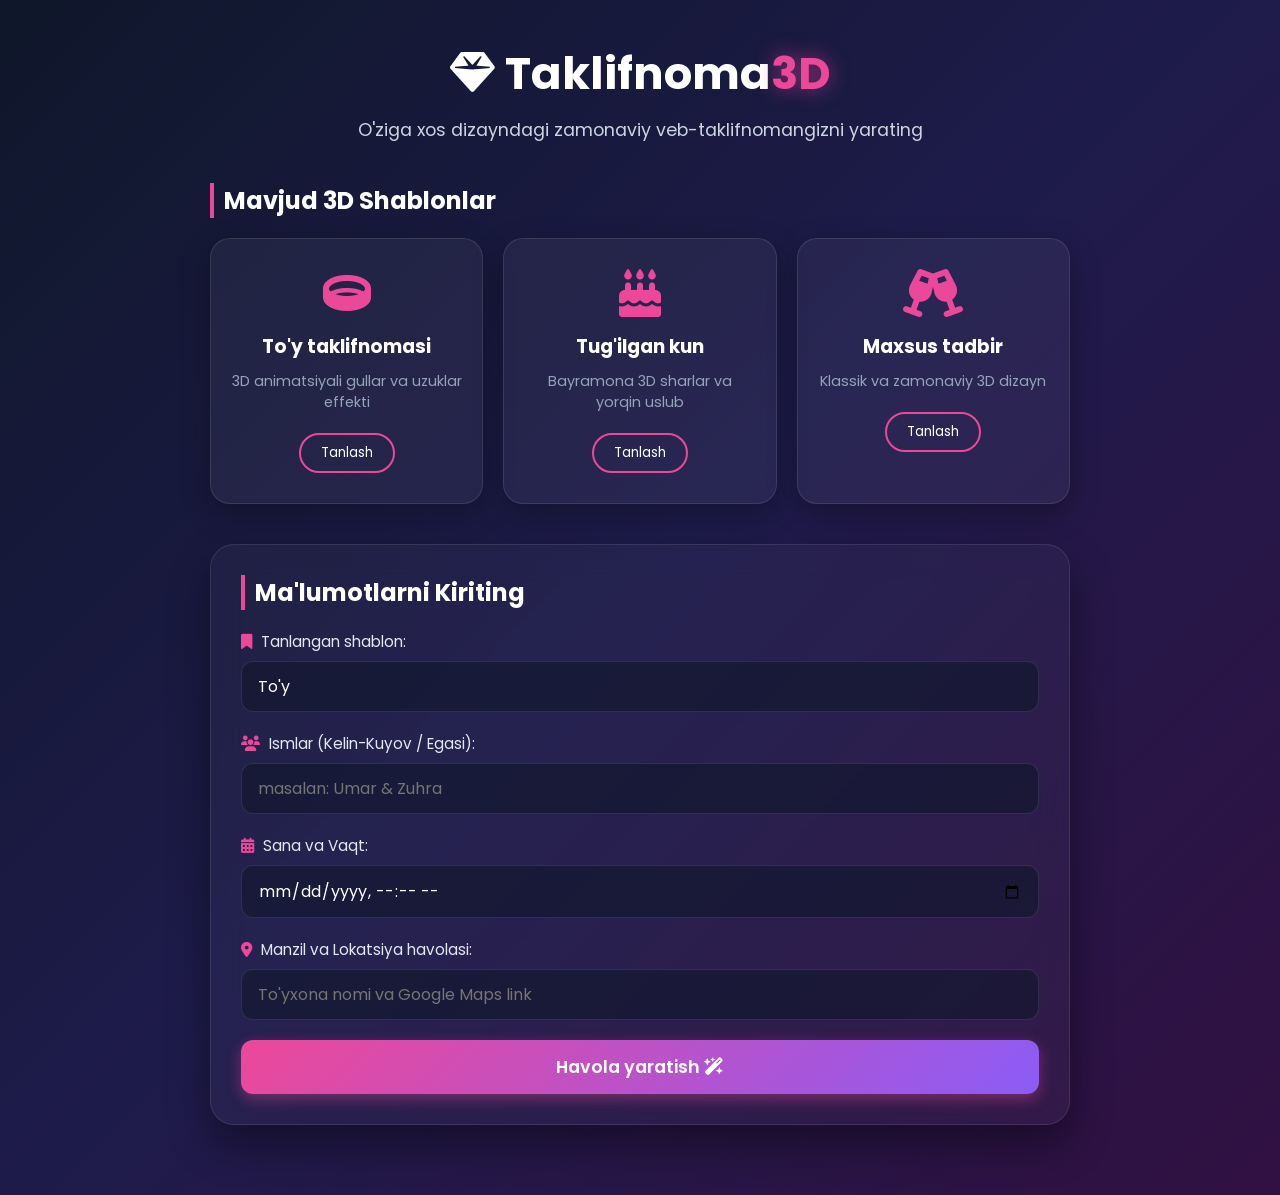
<file: index.html>
<!DOCTYPE html>
<html lang="uz">
<head>
    <meta charset="UTF-8">
    <meta name="viewport" content="width=device-width, initial-scale=1.0">
    <title>Veb-Taklifnomalar Platformasi</title>
    <link rel="stylesheet" href="style.css">
    <!-- FontAwesome ikonkalari -->
    <link rel="stylesheet" href="https://cdnjs.cloudflare.com/ajax/libs/font-awesome/6.4.0/css/all.min.css">
</head>
<body>

    <!-- Fon 3D elementlari uchun qatlam -->
    <div class="bg-animation">
        <div class="cube"></div>
        <div class="cube"></div>
        <div class="cube"></div>
    </div>

    <!-- Asosiy Konteyner -->
    <div class="container">
        <header>
            <h1><i class="fa-solid fa-gem"></i> Taklifnoma<span class="highlight">3D</span></h1>
            <p>O'ziga xos dizayndagi zamonaviy veb-taklifnomangizni yarating</p>
        </header>

        <!-- Shablonlar bo'limi -->
        <section class="templates-section">
            <h2>Mavjud 3D Shablonlar</h2>
            <div class="templates-grid">
                <!-- Shablon 1 -->
                <div class="card-3d" onclick="selectTemplate('To\'y')">
                    <div class="card-content">
                        <i class="fa-solid fa-ring icon-3d"></i>
                        <h3>To'y taklifnomasi</h3>
                        <p>3D animatsiyali gullar va uzuklar effekti</p>
                        <button class="btn-select">Tanlash</button>
                    </div>
                </div>
                <!-- Shablon 2 -->
                <div class="card-3d" onclick="selectTemplate('Tug\'ilgan kun')">
                    <div class="card-content">
                        <i class="fa-solid fa-cake-candles icon-3d"></i>
                        <h3>Tug'ilgan kun</h3>
                        <p>Bayramona 3D sharlar va yorqin uslub</p>
                        <button class="btn-select">Tanlash</button>
                    </div>
                </div>
                <!-- Shablon 3 -->
                <div class="card-3d" onclick="selectTemplate('Yubiley / Maxsus')">
                    <div class="card-content">
                        <i class="fa-solid fa-champagne-glasses icon-3d"></i>
                        <h3>Maxsus tadbir</h3>
                        <p>Klassik va zamonaviy 3D dizayn</p>
                        <button class="btn-select">Tanlash</button>
                    </div>
                </div>
            </div>
        </section>

        <!-- Ma'lumot kiritish formasi -->
        <section class="form-section glass-panel">
            <h2>Ma'lumotlarni Kiriting</h2>
            <form id="invitationForm" onsubmit="generateLink(event)">
                <div class="input-group">
                    <label><i class="fa-solid fa-bookmark"></i> Tanlangan shablon:</label>
                    <input type="text" id="selectedTemplate" value="To'y" readonly>
                </div>
                <div class="input-group">
                    <label><i class="fa-solid fa-users"></i> Ismlar (Kelin-Kuyov / Egasi):</label>
                    <input type="text" id="names" placeholder="masalan: Umar & Zuhra" required>
                </div>
                <div class="input-group">
                    <label><i class="fa-solid fa-calendar-days"></i> Sana va Vaqt:</label>
                    <input type="datetime-local" id="eventDate" required>
                </div>
                <div class="input-group">
                    <label><i class="fa-solid fa-location-dot"></i> Manzil va Lokatsiya havolasi:</label>
                    <input type="text" id="location" placeholder="To'yxona nomi va Google Maps link" required>
                </div>
                <button type="submit" class="btn-submit">Havola yaratish <i class="fa-solid fa-wand-magic-sparkles"></i></button>
            </form>
        </section>

        <!-- Natija va RSVP qismi (dastlab yashirin) -->
        <section id="resultSection" class="result-section glass-panel hidden">
            <h2>Sizning shaxsiy havolangiz tayyor!</h2>
            <p>Quyidagi havolani mehmonlarga yuboring:</p>
            <div class="link-box">
                <input type="text" id="generatedLink" readonly>
                <button onclick="copyLink()"><i class="fa-solid fa-copy"></i> Nusxalash</button>
            </div>
            <div class="rsvp-preview">
                <h3>RSVP (Kelishini tasdiqlash) statistikasi:</h3>
                <p>Keluvchilar: <span id="yesCount">0</span> | Kelolmaydiganlar: <span id="noCount">0</span></p>
            </div>
        </section>
    </div>

    <script src="script.js"></script>
</body>
</html>
</file>
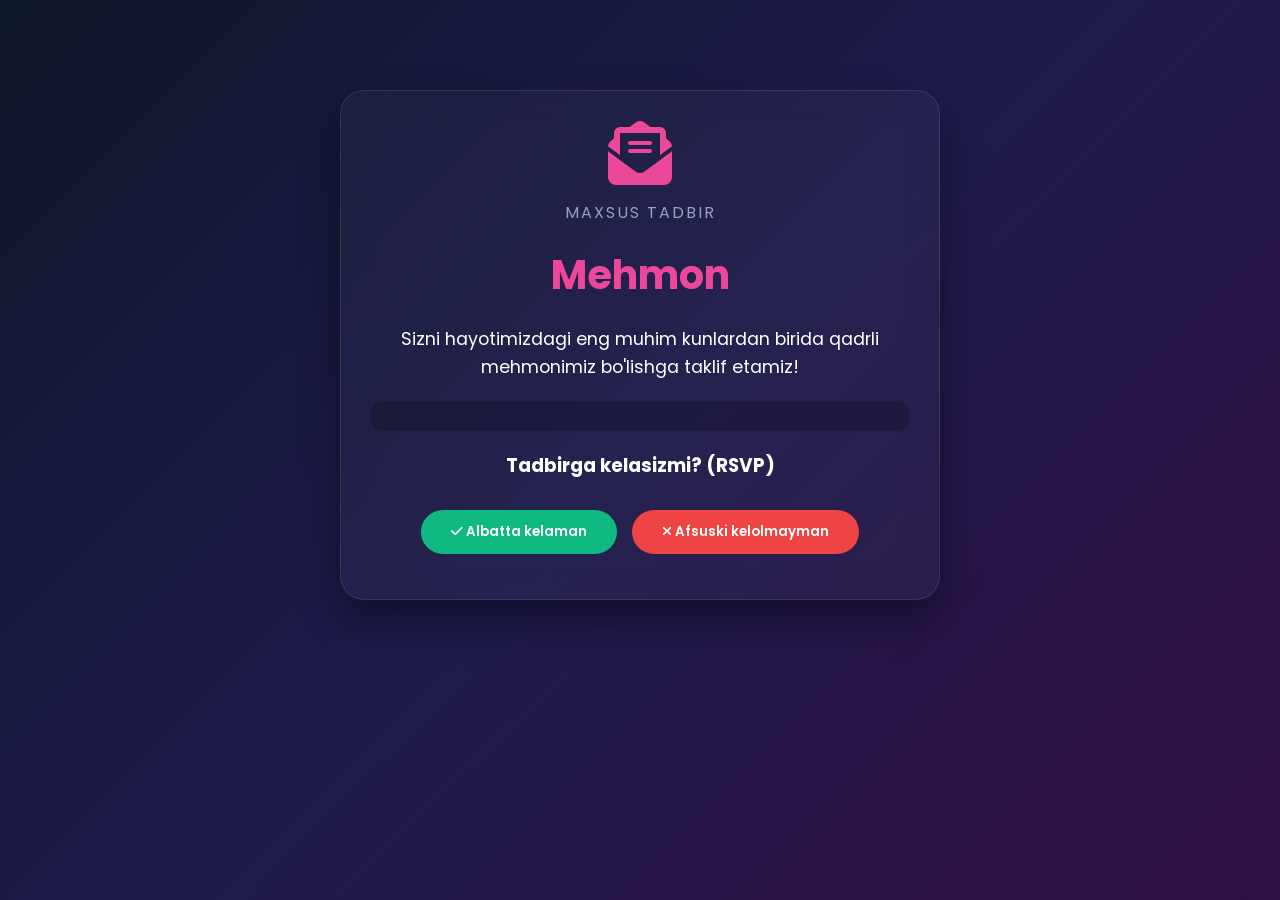
<file: invination.html>
<!DOCTYPE html>
<html lang="uz">
<head>
    <meta charset="UTF-8">
    <meta name="viewport" content="width=device-width, initial-scale=1.0">
    <title>Maxsus Taklifnoma</title>
    <link rel="stylesheet" href="style.css">
    <link rel="stylesheet" href="https://cdnjs.cloudflare.com/ajax/libs/font-awesome/6.4.0/css/all.min.css">
    <style>
        .invitation-card {
            text-align: center;
            max-width: 600px;
            margin: 50px auto;
            transform: scale(0.9);
            animation: popUp 1s forwards cubic-bezier(0.175, 0.885, 0.32, 1.275);
        }
        @keyframes popUp {
            to { transform: scale(1); }
        }
        .invitation-card h1 {
            font-size: 2.5rem;
            color: #ec4899;
            margin: 20px 0;
        }
        .rsvp-buttons {
            display: flex;
            justify-content: center;
            gap: 15px;
            margin-top: 30px;
        }
        .btn-rsvp {
            padding: 12px 30px;
            border-radius: 30px;
            border: none;
            font-weight: 600;
            cursor: pointer;
            transition: 0.3s;
        }
        .btn-yes { background: #10b981; color: white; }
        .btn-no { background: #ef4444; color: white; }
        .btn-rsvp:hover { transform: scale(1.05); opacity: 0.9; }
    </style>
</head>
<body>
    <div class="container">
        <div class="invitation-card glass-panel">
            <i class="fa-solid fa-envelope-open-text icon-3d" style="font-size: 4rem;"></i>
            <p id="templateTitle" style="color: #94a3b8; text-transform: uppercase; letter-spacing: 2px;">Maxsus Tadbir</p>
            <h1 id="displayName">Mehmon</h1>
            <p style="font-size: 1.1rem; line-height: 1.6; margin-bottom: 20px;">
                Sizni hayotimizdagi eng muhim kunlardan birida qadrli mehmonimiz bo'lishga taklif etamiz!
            </p>
            <div id="eventDetails" style="background: rgba(0,0,0,0.2); padding: 15px; border-radius: 12px; margin-bottom: 20px;">
                <!-- JavaScript orqali to'ldiriladi -->
            </div>

            <h3>Tadbirga kelasizmi? (RSVP)</h3>
            <div class="rsvp-buttons">
                <button class="btn-rsvp btn-yes" onclick="sendRSVP('yes')"><i class="fa-solid fa-check"></i> Albatta kelaman</button>
                <button class="btn-rsvp btn-no" onclick="sendRSVP('no')"><i class="fa-solid fa-xmark"></i> Afsuski kelolmayman</button>
            </div>
            <p id="rsvpResponse" style="margin-top: 15px; font-weight: 600; color: #38bdf8;"></p>
        </div>
    </div>

    <script>
        // URL parametrlarini o'qish
        const urlParams = new URLSearchParams(window.location.search);
        const to = urlParams.get('to');
        const template = urlParams.get('template');

        if(to) {
            // "umar-zuhra" ni "Umar & Zuhra" ko'rinishiga qaytarish
            const formattedNames = to.split('-').map(word => word.charAt(0).toUpperCase() + word.slice(1)).join(' & ');
            document.getElementById('displayName').innerText = formattedNames;
        }
        if(template) {
            document.getElementById('templateTitle').innerText = template + " Taklifnomasi";
        }

        // RSVP funksiyasi (Simulyatsiya)
        function sendRSVP(status) {
            const responseText = document.getElementById('rsvpResponse');
            if(status === 'yes') {
                responseText.innerText = "Rahmat! Ishtirokingiz tasdiqlandi 🎉";
                responseText.style.color = "#10b981";
            } else {
                responseText.innerText = "Javobingiz uchun rahmat, afsusdamiz!";
                responseText.style.color = "#ef4444";
            }
        }
    </script>
</body>
</html>
</file>
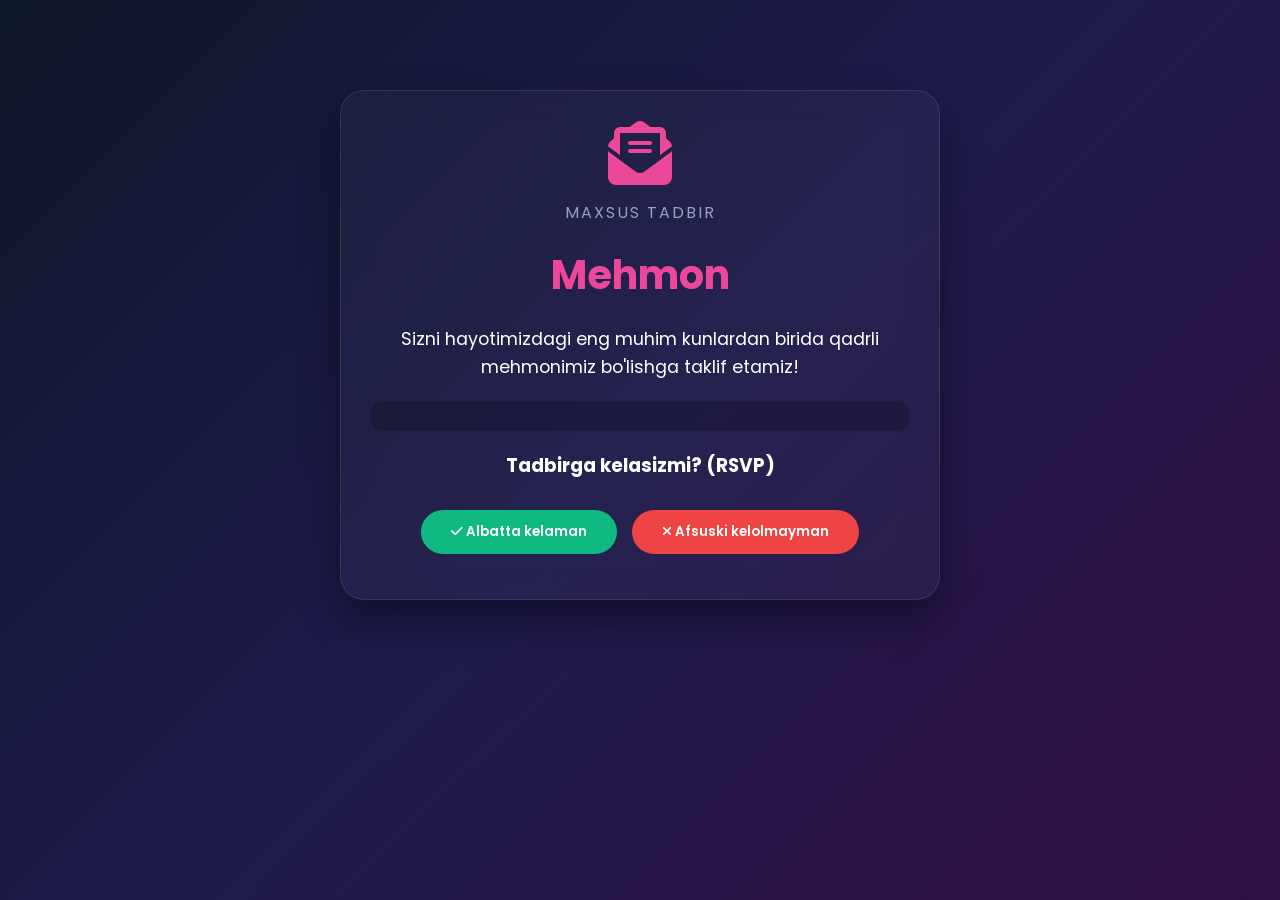
<file: invitation.html>
<!DOCTYPE html>
<html lang="uz">
<head>
    <meta charset="UTF-8">
    <meta name="viewport" content="width=device-width, initial-scale=1.0">
    <title>Maxsus Taklifnoma</title>
    <link rel="stylesheet" href="style.css">
    <link rel="stylesheet" href="https://cdnjs.cloudflare.com/ajax/libs/font-awesome/6.4.0/css/all.min.css">
    <style>
        .invitation-card {
            text-align: center;
            max-width: 600px;
            margin: 50px auto;
            transform: scale(0.9);
            animation: popUp 1s forwards cubic-bezier(0.175, 0.885, 0.32, 1.275);
        }
        @keyframes popUp {
            to { transform: scale(1); }
        }
        .invitation-card h1 {
            font-size: 2.5rem;
            color: #ec4899;
            margin: 20px 0;
        }
        .rsvp-buttons {
            display: flex;
            justify-content: center;
            gap: 15px;
            margin-top: 30px;
        }
        .btn-rsvp {
            padding: 12px 30px;
            border-radius: 30px;
            border: none;
            font-weight: 600;
            cursor: pointer;
            transition: 0.3s;
        }
        .btn-yes { background: #10b981; color: white; }
        .btn-no { background: #ef4444; color: white; }
        .btn-rsvp:hover { transform: scale(1.05); opacity: 0.9; }
    </style>
</head>
<body>
    <div class="container">
        <div class="invitation-card glass-panel">
            <i class="fa-solid fa-envelope-open-text icon-3d" style="font-size: 4rem;"></i>
            <p id="templateTitle" style="color: #94a3b8; text-transform: uppercase; letter-spacing: 2px;">Maxsus Tadbir</p>
            <h1 id="displayName">Mehmon</h1>
            <p style="font-size: 1.1rem; line-height: 1.6; margin-bottom: 20px;">
                Sizni hayotimizdagi eng muhim kunlardan birida qadrli mehmonimiz bo'lishga taklif etamiz!
            </p>
            <div id="eventDetails" style="background: rgba(0,0,0,0.2); padding: 15px; border-radius: 12px; margin-bottom: 20px;">
                <!-- JavaScript orqali to'ldiriladi -->
            </div>

            <h3>Tadbirga kelasizmi? (RSVP)</h3>
            <div class="rsvp-buttons">
                <button class="btn-rsvp btn-yes" onclick="sendRSVP('yes')"><i class="fa-solid fa-check"></i> Albatta kelaman</button>
                <button class="btn-rsvp btn-no" onclick="sendRSVP('no')"><i class="fa-solid fa-xmark"></i> Afsuski kelolmayman</button>
            </div>
            <p id="rsvpResponse" style="margin-top: 15px; font-weight: 600; color: #38bdf8;"></p>
        </div>
    </div>

    <script>
        // URL parametrlarini o'qish
        const urlParams = new URLSearchParams(window.location.search);
        const to = urlParams.get('to');
        const template = urlParams.get('template');

        if(to) {
            // "umar-zuhra" ni "Umar & Zuhra" ko'rinishiga qaytarish
            const formattedNames = to.split('-').map(word => word.charAt(0).toUpperCase() + word.slice(1)).join(' & ');
            document.getElementById('displayName').innerText = formattedNames;
        }
        if(template) {
            document.getElementById('templateTitle').innerText = template + " Taklifnomasi";
        }

        // RSVP funksiyasi (Simulyatsiya)
        function sendRSVP(status) {
            const responseText = document.getElementById('rsvpResponse');
            if(status === 'yes') {
                responseText.innerText = "Rahmat! Ishtirokingiz tasdiqlandi 🎉";
                responseText.style.color = "#10b981";
            } else {
                responseText.innerText = "Javobingiz uchun rahmat, afsusdamiz!";
                responseText.style.color = "#ef4444";
            }
        }
    </script>
</body>
</html>
</file>
<file: style.css>
@import url('https://fonts.googleapis.com/css2?family=Poppins:wght@300;400;600;700&display=swap');

* {
    margin: 0;
    padding: 0;
    box-sizing: border-box;
    font-family: 'Poppins', sans-serif;
}

body {
    background: linear-gradient(135deg, #0f172a, #1e1b4b, #311042);
    color: #fff;
    min-height: 100vh;
    overflow-x: hidden;
    perspective: 1000px;
}

/* Orqa fondagi 3D uchib yuruvchi elementlar animatsiyasi */
.bg-animation {
    position: absolute;
    width: 100%;
    height: 100%;
    overflow: hidden;
    z-index: -1;
}

.cube {
    position: absolute;
    bottom: -150px;
    background: rgba(255, 255, 255, 0.05);
    box-shadow: 0 8px 32px 0 rgba(31, 38, 135, 0.37);
    backdrop-filter: blur(4px);
    border: 1px solid rgba(255, 255, 255, 0.18);
    animation: rise 10s infinite linear;
}

.cube:nth-child(1) { width: 60px; height: 60px; left: 10%; animation-duration: 8s; border-radius: 15px; }
.cube:nth-child(2) { width: 100px; height: 100px; left: 50%; animation-duration: 12s; border-radius: 30px; animation-delay: 2s; }
.cube:nth-child(3) { width: 40px; height: 40px; left: 80%; animation-duration: 6s; border-radius: 10px; animation-delay: 4s; }

@keyframes rise {
    0% { transform: translateY(0) rotate(0deg); opacity: 0; }
    50% { opacity: 0.8; }
    100% { transform: translateY(-110vh) rotate(360deg); opacity: 0; }
}

.container {
    max-width: 900px;
    margin: 0 auto;
    padding: 40px 20px;
}

header {
    text-align: center;
    margin-bottom: 40px;
}

header h1 {
    font-size: 2.8rem;
    font-weight: 700;
    margin-bottom: 10px;
}

.highlight {
    color: #ec4899;
    text-shadow: 0 0 20px rgba(236, 72, 153, 0.6);
}

header p {
    color: #cbd5e1;
    font-size: 1.1rem;
}

/* 3D Kartochkalar */
.templates-section h2, .form-section h2 {
    margin-bottom: 20px;
    font-size: 1.5rem;
    border-left: 4px solid #ec4899;
    padding-left: 10px;
}

.templates-grid {
    display: grid;
    grid-template-columns: repeat(auto-fit, minmax(250px, 1fr));
    gap: 20px;
    margin-bottom: 40px;
}

.card-3d {
    background: rgba(255, 255, 255, 0.05);
    border-radius: 20px;
    padding: 30px 20px;
    text-align: center;
    cursor: pointer;
    transition: all 0.5s cubic-bezier(0.25, 1, 0.5, 1);
    transform-style: preserve-3d;
    border: 1px solid rgba(255, 255, 255, 0.1);
    box-shadow: 0 10px 30px rgba(0,0,0,0.3);
}

.card-3d:hover {
    transform: translateY(-10px) rotateX(10deg) rotateY(10deg);
    background: rgba(255, 255, 255, 0.08);
    border-color: #ec4899;
    box-shadow: 0 20px 40px rgba(236, 72, 153, 0.2);
}

.icon-3d {
    font-size: 3rem;
    color: #ec4899;
    margin-bottom: 15px;
    transform: translateZ(30px);
}

.card-3d h3 {
    margin-bottom: 10px;
    transform: translateZ(20px);
}

.card-3d p {
    font-size: 0.9rem;
    color: #94a3b8;
    margin-bottom: 20px;
    transform: translateZ(10px);
}

.btn-select {
    background: transparent;
    border: 2px solid #ec4899;
    color: #fff;
    padding: 8px 20px;
    border-radius: 20px;
    cursor: pointer;
    transition: 0.3s;
}

.card-3d:hover .btn-select {
    background: #ec4899;
}

/* Glassmorphism Forma */
.glass-panel {
    background: rgba(255, 255, 255, 0.03);
    backdrop-filter: blur(16px);
    -webkit-backdrop-filter: blur(16px);
    border: 1px solid rgba(255, 255, 255, 0.1);
    border-radius: 24px;
    padding: 30px;
    box-shadow: 0 20px 40px rgba(0, 0, 0, 0.4);
    margin-bottom: 30px;
}

.input-group {
    margin-bottom: 20px;
}

.input-group label {
    display: block;
    margin-bottom: 8px;
    font-size: 0.95rem;
    color: #e2e8f0;
}

.input-group label i {
    color: #ec4899;
    margin-right: 5px;
}

.input-group input {
    width: 100%;
    padding: 12px 16px;
    background: rgba(15, 23, 42, 0.6);
    border: 1px solid rgba(255, 255, 255, 0.1);
    border-radius: 12px;
    color: #fff;
    font-size: 1rem;
    outline: none;
    transition: 0.3s;
}

.input-group input:focus {
    border-color: #ec4899;
    box-shadow: 0 0 10px rgba(236, 72, 153, 0.3);
}

.btn-submit {
    width: 100%;
    padding: 14px;
    background: linear-gradient(135deg, #ec4899, #8b5cf6);
    border: none;
    border-radius: 12px;
    color: white;
    font-size: 1.1rem;
    font-weight: 600;
    cursor: pointer;
    transition: 0.3s;
    box-shadow: 0 5px 15px rgba(236, 72, 153, 0.4);
}

.btn-submit:hover {
    opacity: 0.9;
    transform: translateY(-2px);
    box-shadow: 0 8px 20px rgba(236, 72, 153, 0.6);
}

/* Natija bloki */
.hidden {
    display: none;
}

.link-box {
    display: flex;
    gap: 10px;
    margin-top: 15px;
}

.link-box input {
    flex: 1;
    padding: 12px;
    background: rgba(15, 23, 42, 0.8);
    border: 1px solid rgba(255, 255, 255, 0.2);
    border-radius: 10px;
    color: #38bdf8;
}

.link-box button {
    padding: 0 20px;
    background: #38bdf8;
    border: none;
    border-radius: 10px;
    color: #0f172a;
    font-weight: 600;
    cursor: pointer;
    transition: 0.3s;
}

.link-box button:hover {
    background: #0ea5e9;
}

.rsvp-preview {
    margin-top: 20px;
    padding-top: 15px;
    border-top: 1px solid rgba(255, 255, 255, 0.1);
}
</file>
